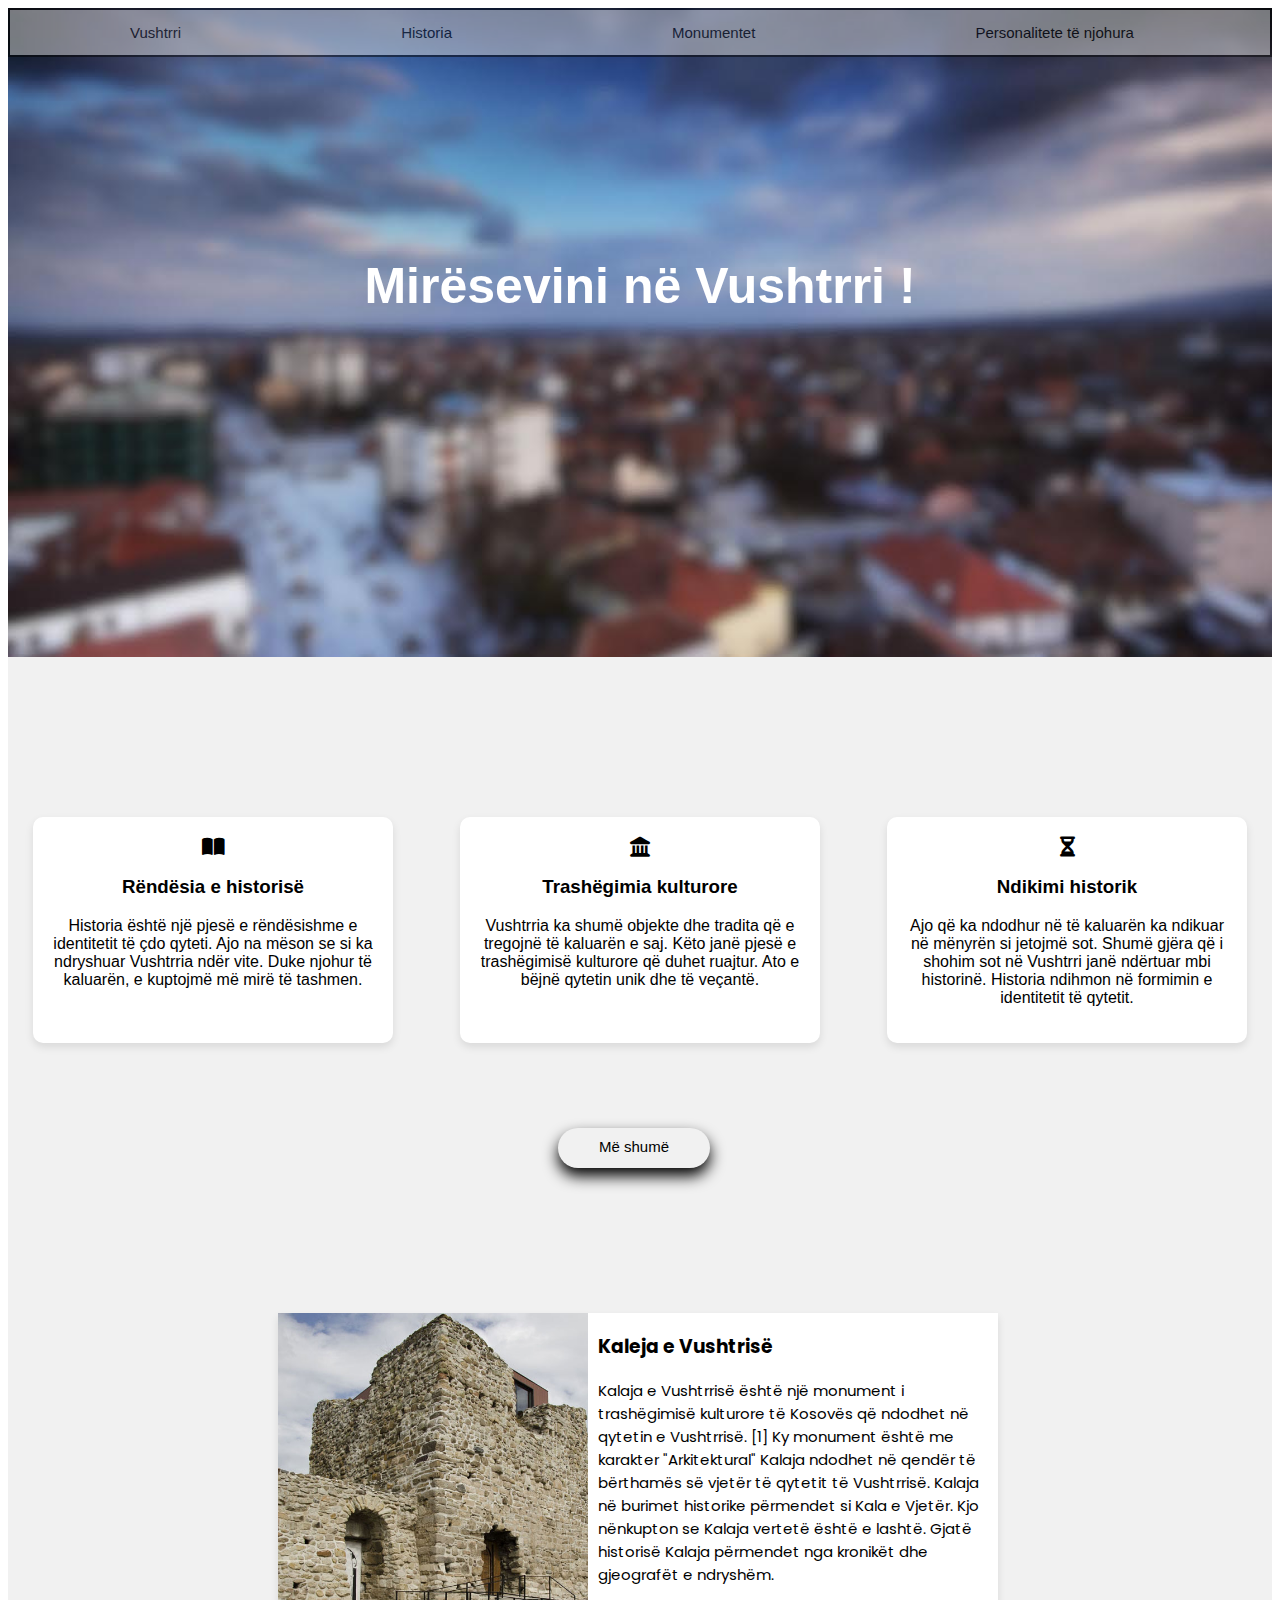
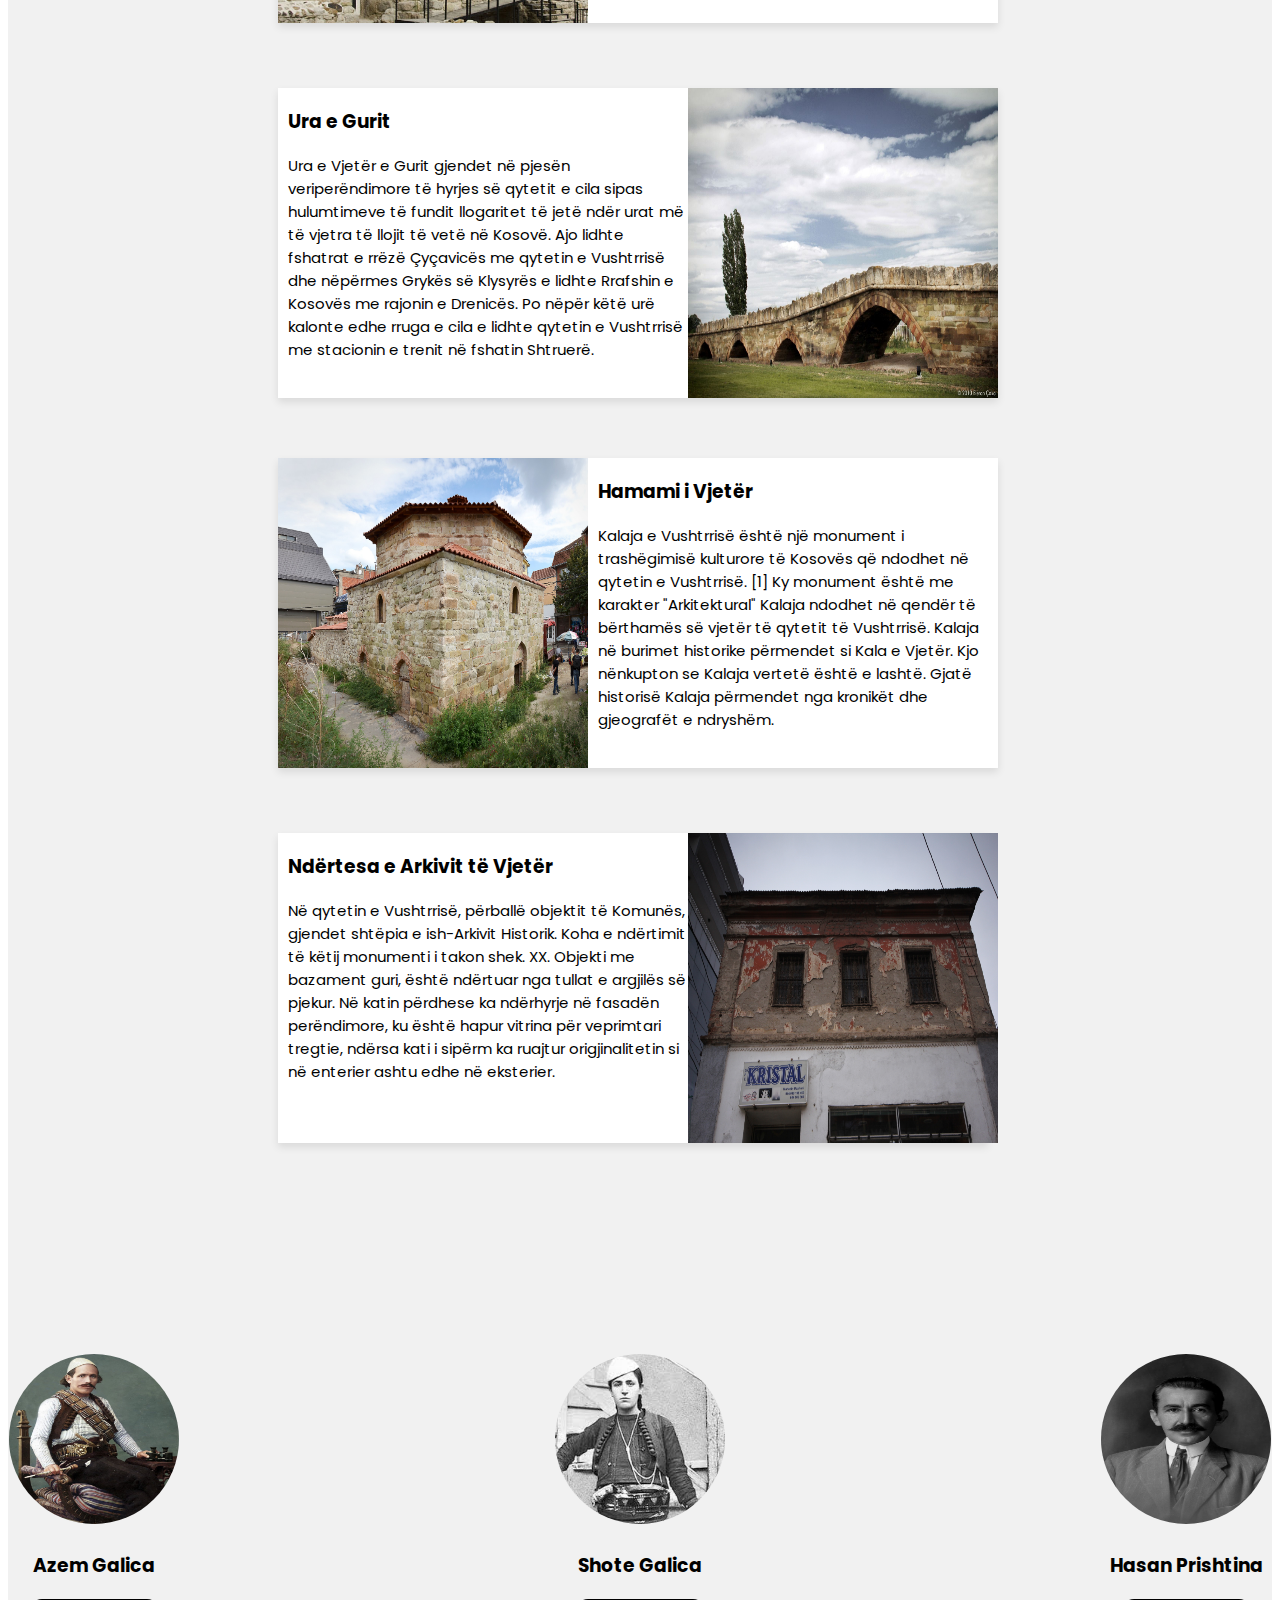
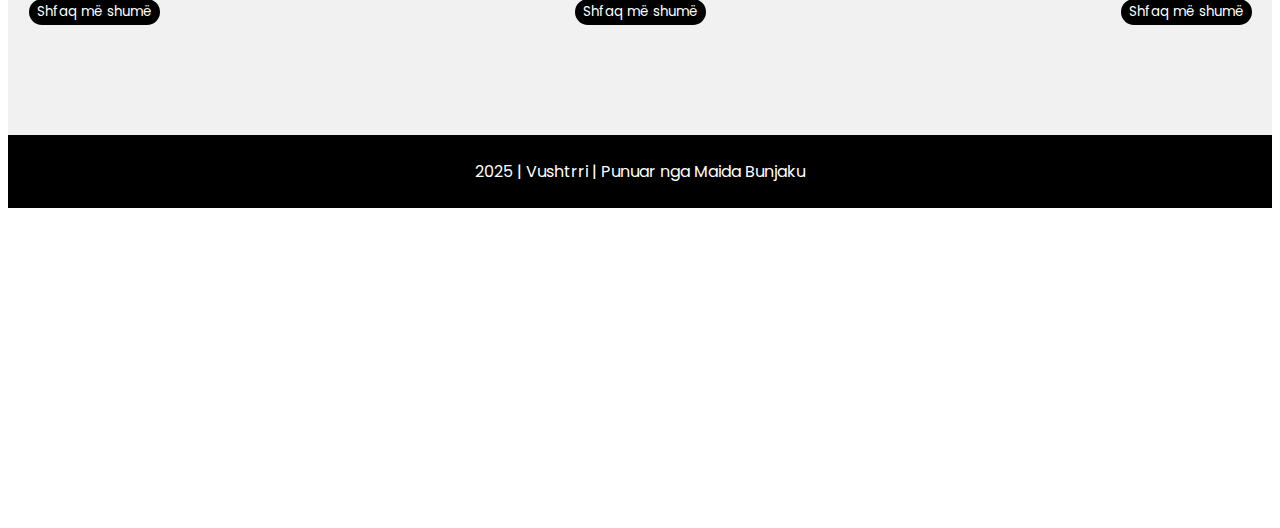
<file: index.html>
<!DOCTYPE html>
<html> 
    <head> <link href="index.css" type="text/css" rel="stylesheet">
      <link href="https://fonts.googleapis.com/css2?family=Poppins:wght@300;400;600&display=swap" rel="stylesheet">
      <link rel="stylesheet" href="https://cdnjs.cloudflare.com/ajax/libs/font-awesome/6.5.0/css/all.min.css">
     </head> 
    <body>  

      <section class="main" >
        <div class="navbar"> 
          <ul>  
            <li> <a href="vushtrri.html" class="linka"> Vushtrri  </a></li> 
            <li> <a href="#historia"  class="linka"> Historia </a></li> 
            <li> <a href="#monumentet"  class="linka"> Monumentet  </a></li> 
            <li> <a href="#personalitetet"  class="linka"> Personalitete të njohura  </a></li> 
            
          </ul> 
        <h2> Mirësevini në Vushtrri ! </h2>  
   </section>

        <section id="historia" class="section">
         <div class="hist" id="hist1">
          <i class="fa-solid fa-book-open" ></i>
          <h3> Rëndësia e historisë </h3>
          <p> Historia është një pjesë e rëndësishme e identitetit të çdo qyteti. Ajo na mëson se si ka ndryshuar Vushtrria ndër vite. Duke njohur të kaluarën, e kuptojmë më mirë të tashmen.</p>
         </div> 
         <div class="hist" id="hist2">
          <i class="fa-solid fa-landmark"></i>
          <h3> Trashëgimia kulturore </h3> 
          <p> Vushtrria ka shumë objekte dhe tradita që e tregojnë të kaluarën e saj. Këto janë pjesë e trashëgimisë kulturore që duhet ruajtur. Ato e bëjnë qytetin unik dhe të veçantë. </p>
         </div> 
         <div class="hist" id="hist3">
          <i class="fa-solid fa-hourglass-half"></i>
          <h3> Ndikimi historik </h3> 
          <p>Ajo që ka ndodhur në të kaluarën ka ndikuar në mënyrën si jetojmë sot. Shumë gjëra që i shohim sot në Vushtrri janë ndërtuar mbi historinë. Historia ndihmon në formimin e identitetit të qytetit.</p>
         </div> 
        </section> 
        <button class="button"><a href="historia.html" class="href"> Më shumë </a> </button>
      
        <section id="monumentet">
          <div class="monument"> 
            <img src="kalaja.jpg" class="imgmonument"> 
            <div class="text">
              <h3>Kaleja e Vushtrisë</h3> 
              <p>  Kalaja e Vushtrrisë është një monument i trashëgimisë kulturore të Kosovës që ndodhet në qytetin e Vushtrrisë. [1] Ky monument është me karakter "Arkitektural"
                Kalaja ndodhet në qendër të bërthamës së vjetër të qytetit të Vushtrrisë. Kalaja në burimet historike përmendet si Kala e Vjetër. Kjo nënkupton se Kalaja vertetë është e lashtë. Gjatë historisë Kalaja përmendet nga kronikët dhe gjeografët e ndryshëm. </p>
            </div>
          </div> 

          <div class="monument1"> 
            <div class="text">
              <h3>Ura e Gurit</h3> 
              <p>  Ura e Vjetër e Gurit gjendet në pjesën veriperëndimore të hyrjes së qytetit e cila sipas hulumtimeve të fundit llogaritet të jetë ndër urat më të vjetra të llojit të vetë në Kosovë. Ajo lidhte fshatrat e rrëzë Çyçavicës me qytetin e Vushtrrisë dhe nëpërmes Grykës së Klysyrës e lidhte Rrafshin e Kosovës me rajonin e Drenicës. Po nëpër këtë urë kalonte edhe rruga e cila e lidhte qytetin e Vushtrrisë me stacionin e trenit në fshatin Shtruerë. </p>
            </div>
            <img src="uraegurit.jpg" class="imgmonument1"> 
          </div>
       <div class="block">
          <div class="monument2"> 
            <img src="2560px-Hamami_i_Vjetër,_Vushtrri_-_1.jpg" class="imgmonument"> 
            <div class="text1">
              <h3 class="textt">Hamami i Vjetër </h3> 
              <p class="textt">  Kalaja e Vushtrrisë është një monument i trashëgimisë kulturore të Kosovës që ndodhet në qytetin e Vushtrrisë. [1] Ky monument është me karakter "Arkitektural"
                Kalaja ndodhet në qendër të bërthamës së vjetër të qytetit të Vushtrrisë. Kalaja në burimet historike përmendet si Kala e Vjetër. Kjo nënkupton se Kalaja vertetë është e lashtë. Gjatë historisë Kalaja përmendet nga kronikët dhe gjeografët e ndryshëm. </p>
            </div>

            <div class="monument3"> 
              <div class="text">
                <h3>Ndërtesa e Arkivit të Vjetër</h3> 
                <p> Në qytetin e Vushtrrisë, përballë objektit të Komunës, gjendet shtëpia e ish-Arkivit Historik. Koha e ndërtimit të këtij monumenti i takon shek. XX.  Objekti me bazament guri, është ndërtuar nga tullat e argjilës së pjekur. Në katin përdhese ka ndërhyrje në fasadën perëndimore, ku është hapur vitrina për veprimtari tregtie, ndërsa kati i sipërm ka ruajtur origjinalitetin si në enterier ashtu edhe në eksterier.  </p>
              </div>
              <img src="Ndertesa_e_Arkivit_-_Vushtrri_02.jpg" class="imgmonument1"> 
            </div>
</div>
        </section>

        <section id="personalitetet">
          <div class="person">
            <img src="azemgalica.jpg" class="azemgalica" id="image1">
            <h3>Azem Galica</h3> 
            <div id="hidden1"> Azem Galica lindi në dhjetor 1889 në Galicë, i biri i Bejtes dhe Sherifes së Kurt Selacit. Në 1906, Bejta u vra gjatë një revolte kundër Shemsi Pashës, ngjarje që bëri që Azemi të rritej më herët si burrë. Gjatë Luftës së Parë Botërore, nga viti 1915–1916, Azemi filloi rezistencën ndaj pushtuesve . </div> 
            <button class="btn" onclick="ToggleBtn1()"> Shfaq më shumë  </button>
          </div> 

          <div class="person">
            <img src="shotegalica.jpg" class="azemgalica" id="image2">
            <h3>Shote Galica</h3> 
            <div id="hidden2"> Shote Galica ka lindur në fshatin
              Radishevë të rajonit të Drenicës në Kosovë. Ajo u martua me
             Azem Galicën në vitin 1915. Në vitin 1919 Shota mori pjesë në Kryengritjen e Dukagjinit dhe të Junikut
             në 1921–1923. Në vitin 1925 pas vdekjes së burrit të saj, Azem Galicës, ajo mori detyrën e tij dhe luftoi
               në Has të Prizrenit. </div>
               <button class="btn" onclick="ToggleBtn2()"> Shfaq më shumë  </button>
          </div>

          <div class="person">
            <img src="hasanprishtina.jpg" class="azemgalica" id="image3">
            <h3>Hasan Prishtina </h3> 
                 <div id="hidden">
                  U lind në Vushtrri në 1873.
              Familja e tij ishin bejlerët e Vushtrisë, dera e tyre ka qenë një familje e nderuar spahinjsh vendas.[3]
               Mësimet e para Hasani i kreu në vendlindje. Vazhdoi shkollimin 
                 në gjimnazin frëng të Selanikut, më pas në Stamboll u shkollua në kolegjin administrativ 
                 [2] ku u diplomua për drejtësi.[6]
                 </div>
                 <button class="btn" onclick="ToggleBtn()"> Shfaq më shumë  </button>
          </div>
        </section> 
  
        <footer>
          <div class="footer2">
            <p class="pft"> 2025 | Vushtrri | Punuar nga Maida Bunjaku </p>
          </div>
        </footer> 

        <script>
            function ToggleBtn() {
              const hiddentext = document.getElementById("hidden") 
              if (hiddentext.style.display = "none") {
                hiddentext.style.display = "block"
              } else {
                hiddentext.style.display = "none"
              }
            }

            function ToggleBtn1() {
              const hiddentext = document.getElementById("hidden1") 
              if (hiddentext.style.display = "none") {
                hiddentext.style.display = "block"
              } else {
                hiddentext.style.display = "none"
              }
            } 

            function ToggleBtn2() {
              const hiddentext = document.getElementById("hidden2") 
              if (hiddentext.style.display = "none") {
                hiddentext.style.display = "block"
              } else {
                hiddentext.style.display = "none"
              }
            }
        </script>
    </body>  
</html>
</file>
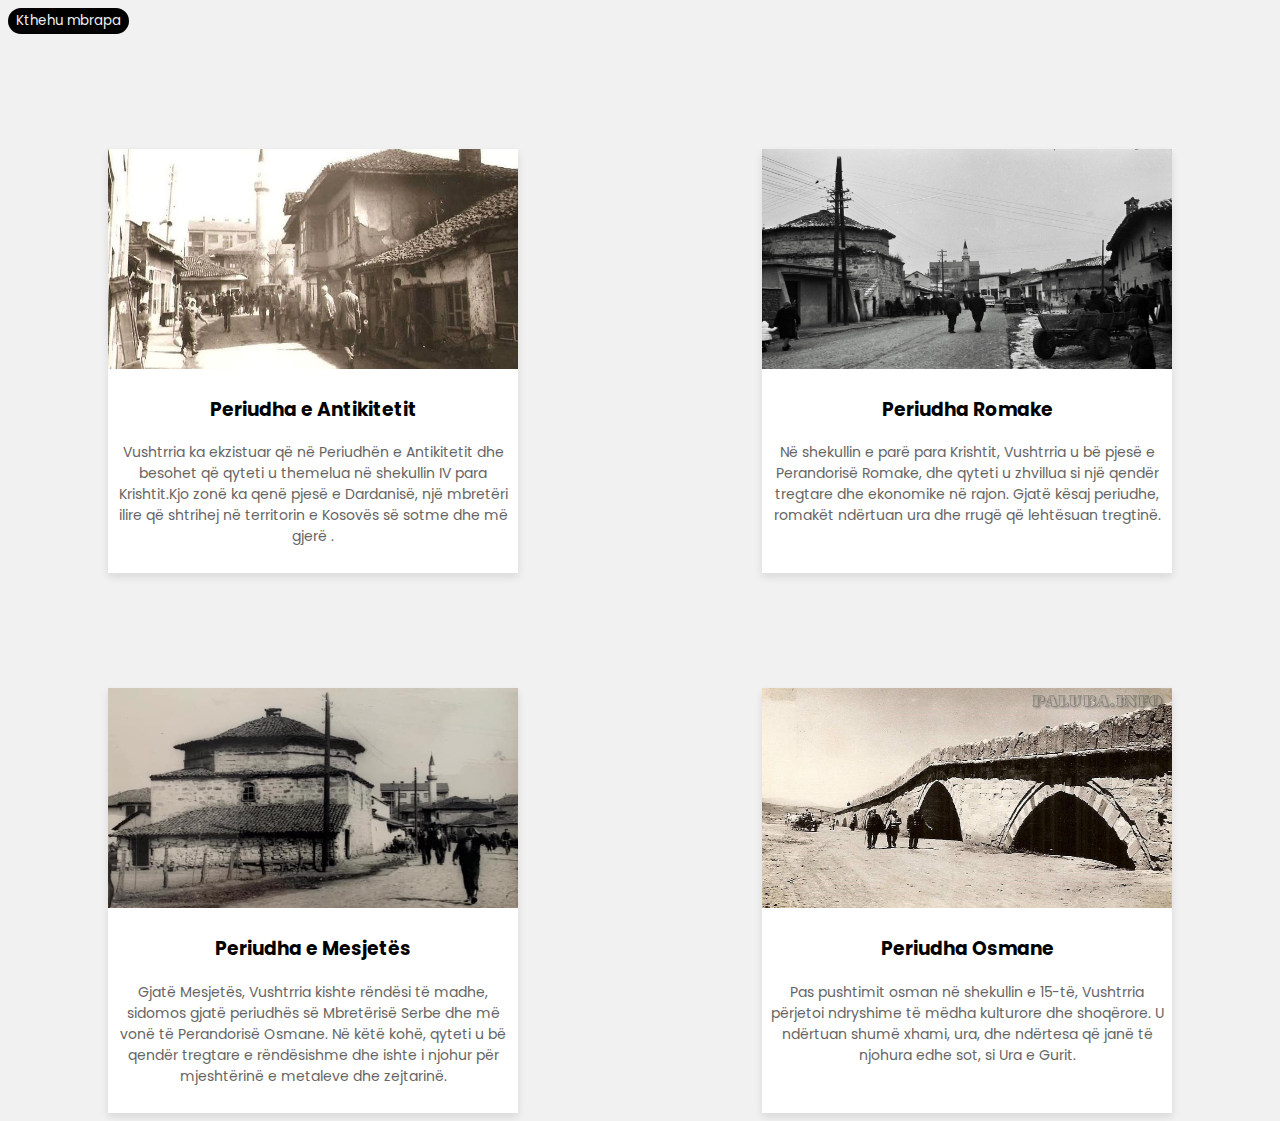
<file: historia.html>
<!DOCTYPE html>
<html lang="en">
<head>
    <meta charset="UTF-8">
    <meta name="viewport" content="width=device-width, initial-scale=1.0">
    <link href="https://fonts.googleapis.com/css2?family=Poppins:wght@300;400;600&display=swap" rel="stylesheet">
    <title>Document</title>
</head>
<body>
    <button class="btn"><a href="index.html" >Kthehu mbrapa</a></button>
    <div class="vetem2">
     <div class="periudha" id="periudha1">
        <img src="bgcolour.jpg" alt="">
        <h3>Periudha e Antikitetit</h3> 
        <p>Vushtrria ka ekzistuar që në Periudhën e Antikitetit dhe besohet që qyteti u themelua në
            shekullin IV para Krishtit.Kjo zonë ka qenë pjesë e Dardanisë, një mbretëri ilire që shtrihej në territorin
            e Kosovës së sotme dhe më gjerë .
        </p>
    </div> 

    <div class="periudha" id="periudha2">
        <img src="photo3.png" alt="">
        <h3>Periudha Romake</h3> 
        <p>Në shekullin e parë para Krishtit, Vushtrria u bë pjesë e Perandorisë Romake, dhe qyteti u zhvillua si një qendër tregtare dhe ekonomike në rajon. 
            Gjatë kësaj periudhe, romakët ndërtuan ura dhe rrugë që lehtësuan tregtinë.
        </p>
    </div> 
    </div>


    <div class="vetem2">
        <div class="periudha" id="periudha1">
           <img src="photo2.jpg" alt="">
           <h3>Periudha e Mesjetës</h3> 
           <p> Gjatë Mesjetës, Vushtrria kishte rëndësi të madhe, sidomos gjatë periudhës së Mbretërisë Serbe dhe më vonë të Perandorisë Osmane. Në këtë kohë, qyteti u bë qendër tregtare e rëndësishme dhe
            ishte i njohur për mjeshtërinë e metaleve dhe zejtarinë.
           </p>
       </div> 
   
       <div class="periudha" id="periudha2">
           <img src="u1_e_Gurit_ne__Vicianen_ilire.jpg" alt="">
           <h3>Periudha Osmane</h3> 
           <p> Pas pushtimit osman në shekullin e 15-të,
            Vushtrria përjetoi ndryshime të mëdha kulturore dhe shoqërore. U ndërtuan shumë xhami, ura, 
            dhe ndërtesa që janë të njohura edhe sot, si Ura e Gurit.
           </p>
       </div> 
       </div>


    <style>
        body {
            background-color: #f1f1f1;
        }
        .vetem2 {
            display: inline-flex;  
            display: flex;
            justify-content: center; 
            justify-content: space-between;
        }
        .btn {
   font-family: 'Poppins' , sans-serif; 
   border: 2px solid black; 
   background-color: black; 
   color: white; 
   border-radius: 15px;
}  
a{
    color: #f1f1f1; 
    text-decoration: none;
}
         .periudha{
            box-shadow: 0 4px 8px rgba(0, 0, 0, 0.1);
            padding-bottom: 12px;
            background-color: white;  
            width: 410px; 
            font-family: 'Poppins', sans-serif ;  
            text-align: center; 
            margin-top: 115px; 
            animation: fadeIn 1s ease-in;
         }  
         p{
            color: rgb(102, 101, 101); 
            font-size: 14px;
         }
         img {
            width: 410px;
            height: 220px;
         } 
         #periudha1 {
            position: relative; 
            left: 100px;
         }
         #periudha2 {
            position: relative; 
            right: 100px;
         }
         @keyframes fadeIn {
   from { opacity: 0; transform: translateY(20px);} 
   to { opacity: 1; transform: translateY(0);}
}
    </style>

<script src="https://cdn.jsdelivr.net/npm/aos@2.3.4/dist/aos.js"></script>
<script>
AOS.init();
</script> 

</body>
</html>
</file>
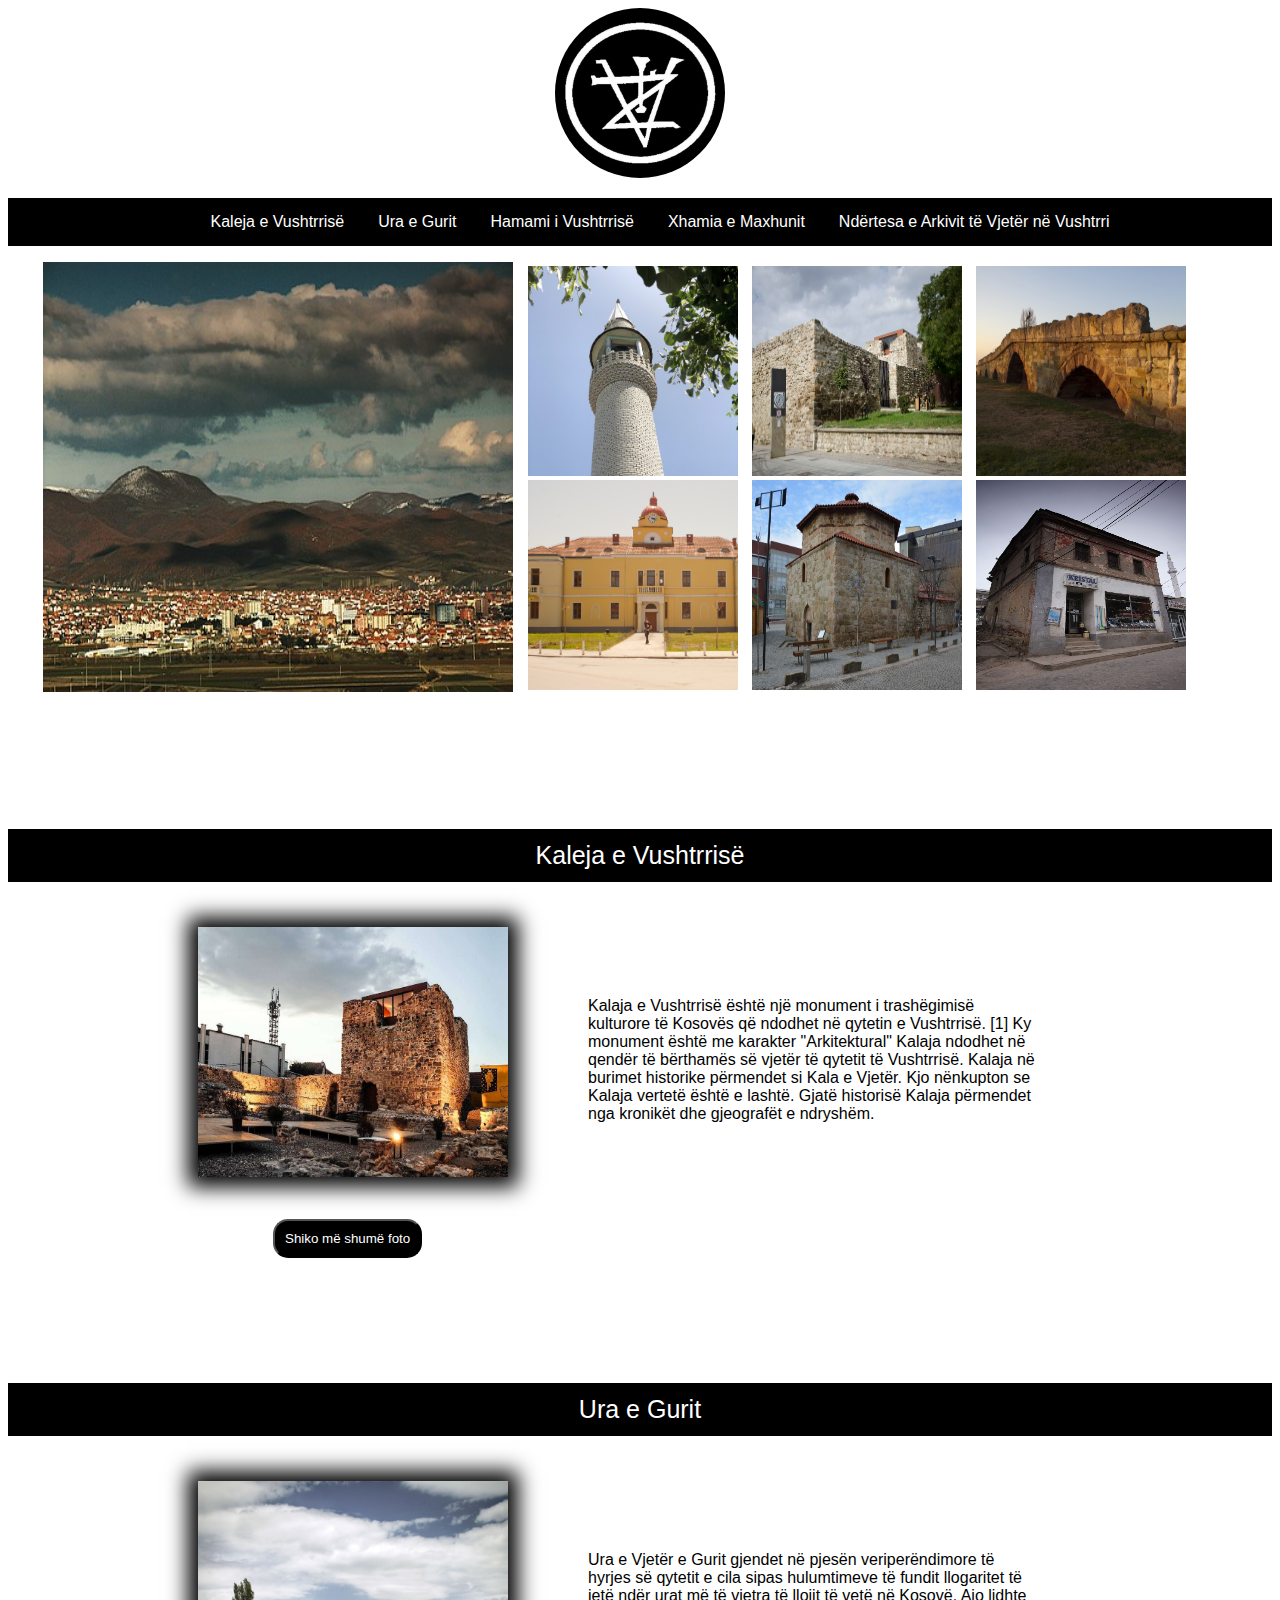
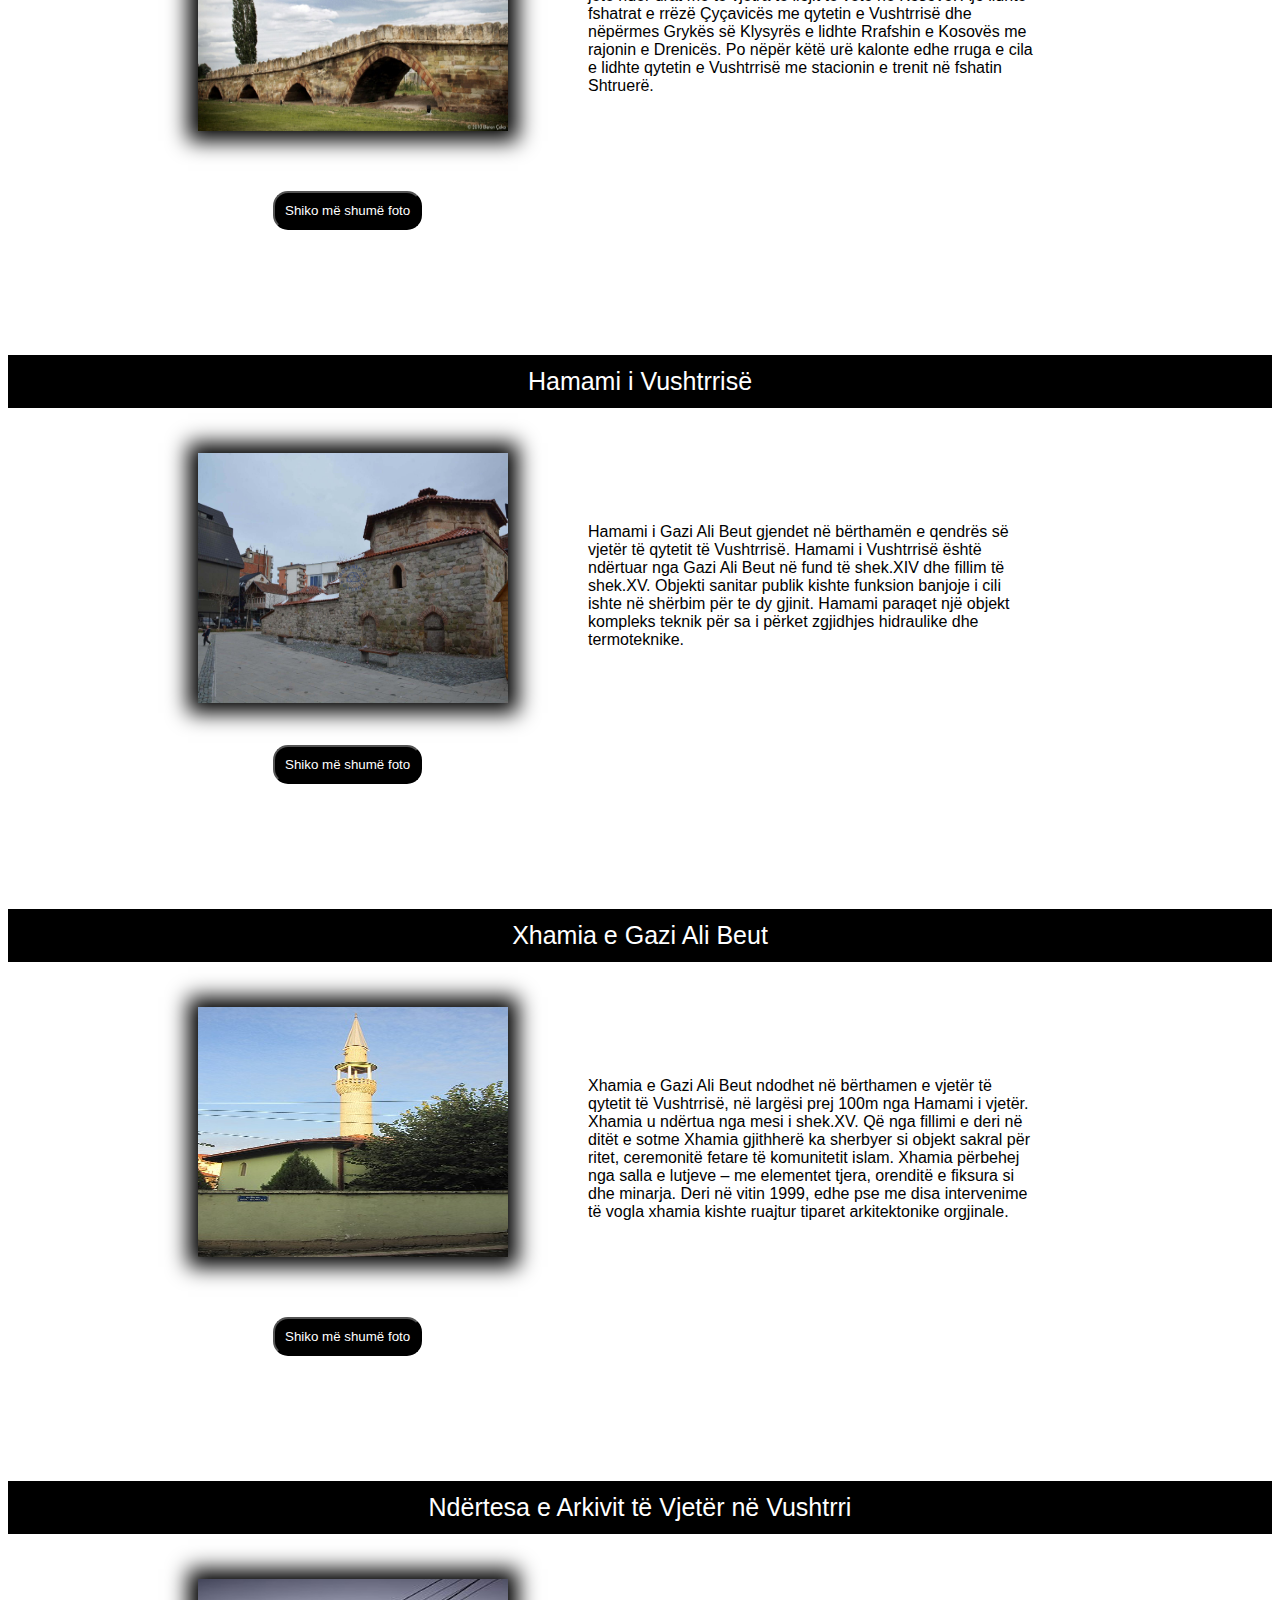
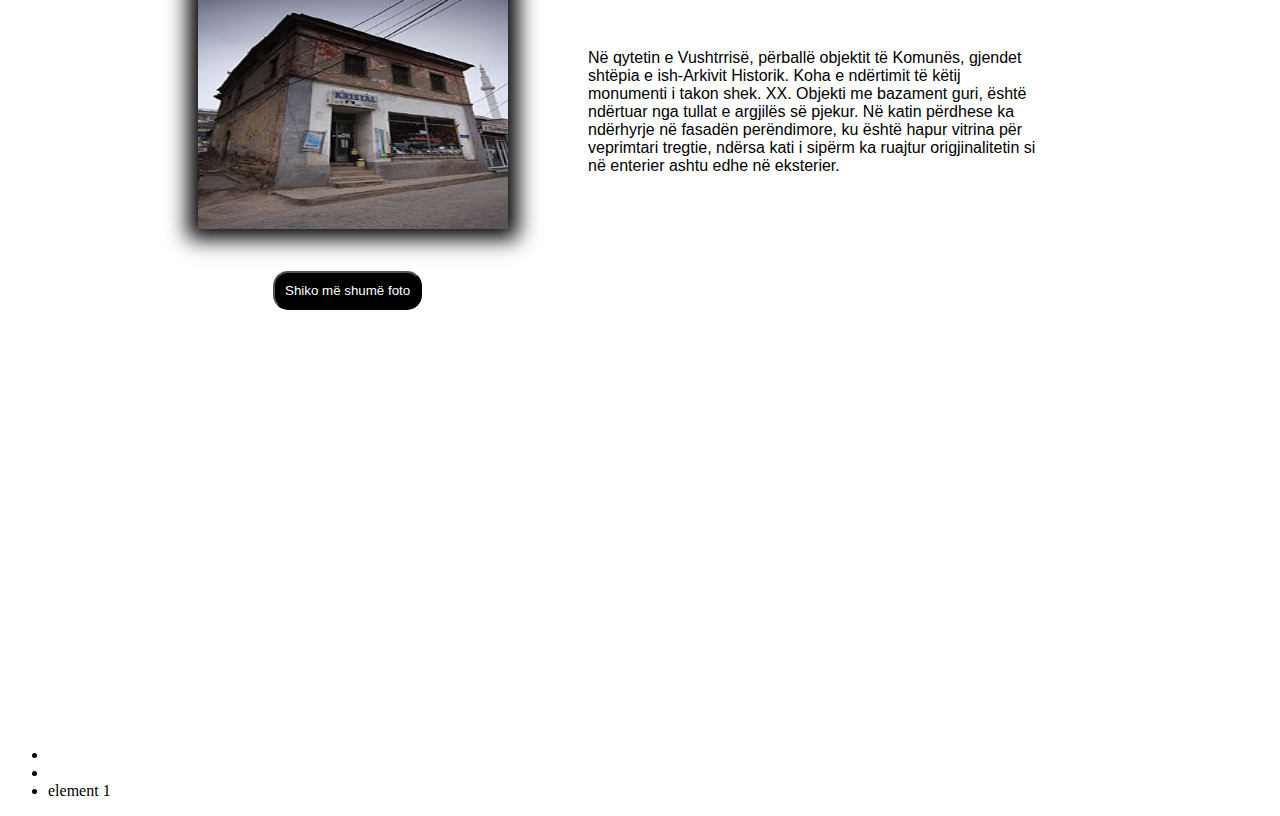
<file: monumentet.html>
<!DOCTYPE html>
<html lang="en">
<head>
    <meta charset="UTF-8">
    <meta name="viewport" content="width=device-width, initial-scale=1.0"> 
    <link href="monumentet.css" type="text/css" rel="stylesheet">
    <title>Document</title>
</head>
<body>
    <img src="imagestema.jpg" class="image1"> 
    <nav>
        <ul> 
            <li> <a href="#kaleja">Kaleja e Vushtrrisë </a> </li>
            <li> <a href=""> Ura e Gurit</a> </li>
            <li> <a href=""> Hamami i Vushtrrisë </a> </li>
            <li> <a href=""> Xhamia e Maxhunit </a> </li>
            <li> <a href=""> Ndërtesa e Arkivit të Vjetër në Vushtrri </a> </li>
        </ul>
    </nav> 

    <div class="imgs"> 
    
        <img src="vushtrri555px.jpg" class="img1"> 
        <div class="clsone1">
        <img src="xhamia-vushtrria.jpg" class="img11">
        <img src="kaleja.jpg" class="img11">
       <img src="ura-gurit-vushtrri.jpg" class="img11"> 
       </div>
        <div class="clstwo2">
        <img src="vushtrri-muzeu.jpg" class="img11">
        <img src="Hamami-i-Vjeter1.jpg" class="img11">
        <img src="ndertesaearkivit.jpg" class="img11">
        </div>

    </div>

    <section id="#kaleja"> 

        <p class="monh2"> Kaleja e Vushtrrisë </p>
         <img src="kalejja.jpg" class="image1mon" id="TheImage"> 
        <p class="prgf1"> Kalaja e Vushtrrisë është një monument i trashëgimisë kulturore të Kosovës që ndodhet në qytetin e Vushtrrisë. [1] Ky monument është me karakter "Arkitektural"
            Kalaja ndodhet në qendër të bërthamës së vjetër të qytetit të Vushtrrisë. Kalaja në burimet historike përmendet si Kala e Vjetër. Kjo nënkupton se Kalaja vertetë është e lashtë. Gjatë historisë Kalaja përmendet nga kronikët dhe gjeografët e ndryshëm.
        </p> 
        <button onclick="changethepic()" class="button1">Shiko më shumë foto</button>
    </section>

    <section id="#kaleja"> 

        <p class="monh2"> Ura e Gurit </p>
         <img src="uraegurit.jpg" class="image1mon" id="TheImage2"> 
        <p class="prgf1"> 
            Ura e Vjetër e Gurit gjendet në pjesën veriperëndimore të hyrjes së qytetit e cila sipas hulumtimeve të fundit llogaritet të jetë ndër urat më të vjetra të llojit të vetë në Kosovë. Ajo lidhte fshatrat e rrëzë Çyçavicës me qytetin e Vushtrrisë dhe nëpërmes Grykës së Klysyrës e lidhte Rrafshin e Kosovës me rajonin e Drenicës. Po nëpër këtë urë kalonte edhe rruga e cila e lidhte qytetin e Vushtrrisë me stacionin e trenit në fshatin Shtruerë.
        </p>
        <button onclick="changethepic2()" class="button1">Shiko më shumë foto</button>
    </section>

    <section id="#kaleja"> 

        <p class="monh2"> Hamami i Vushtrrisë </p>
         <img src="Hamami-i-Vjeter2.jpg" class="image1mon" id="TheImage3"> 
        <p class="prgf1"> 
            Hamami i Gazi Ali Beut gjendet në bërthamën e qendrës së vjetër të qytetit të Vushtrrisë. Hamami i Vushtrrisë është ndërtuar nga Gazi Ali Beut në fund të shek.XIV dhe fillim të shek.XV. Objekti sanitar publik kishte funksion banjoje i cili ishte në shërbim për te dy gjinit. Hamami paraqet një objekt kompleks teknik për sa i përket zgjidhjes hidraulike dhe termoteknike.
        </p> 
        <button onclick="changethepic3()" class="button1">Shiko më shumë foto</button>
    </section>

    <section id="#kaleja"> 

        <p class="monh2"> Xhamia e Gazi Ali Beut </p>
         <img src="Xhamia_e_Gazi_Ali_Beut..jpg" class="image1mon" id="TheImage4"> 
        <p class="prgf1"> 
            Xhamia e Gazi Ali Beut ndodhet në bërthamen e vjetër të qytetit të Vushtrrisë, në largësi prej 100m nga Hamami i vjetër. Xhamia u ndërtua nga mesi i shek.XV. Që nga fillimi e deri në ditët e sotme Xhamia gjithherë ka sherbyer si objekt sakral për ritet, ceremonitë fetare të komunitetit islam. Xhamia përbehej nga salla e lutjeve – me elementet tjera, orenditë e fiksura si dhe minarja. Deri në vitin 1999, edhe pse me disa intervenime të vogla xhamia kishte ruajtur tiparet arkitektonike orgjinale. 
        </p> 
        <button onclick="changethepic4()" class="button1">Shiko më shumë foto</button>
    </section> 

    <section id="#kaleja"> 

        <p class="monh2"> Ndërtesa e Arkivit të Vjetër në Vushtrri </p>
         <img src="Ndertesa_e_Arkivit_-_Vushtrri.jpg" class="image1mon" id="TheImage5"> 
        <p class="prgf1"> 
            Në qytetin e Vushtrrisë, përballë objektit të Komunës, gjendet shtëpia e ish-Arkivit Historik. Koha e ndërtimit të këtij monumenti i takon shek. XX.  Objekti me bazament guri, është ndërtuar nga tullat e argjilës së pjekur. Në katin përdhese ka ndërhyrje në fasadën perëndimore, ku është hapur vitrina për veprimtari tregtie, ndërsa kati i sipërm ka ruajtur origjinalitetin si në enterier ashtu edhe në eksterier. 
        </p> 
        <button onclick="changethepic5()" class="button1">Shiko më shumë foto</button>
    </section>  
    <style>
        .button1 {
            position: relative;
            bottom: 420px; 
            left: 265px; 
            background-color: black; 
            font-family: 'Gill Sans', 'Gill Sans MT', Calibri, 'Trebuchet MS', sans-serif;
            color: white; 
            border-radius: 15px; 
            padding: 10px;
        }
    </style>
    <script>
        function changethepic() {
            document.getElementById("TheImage").src = "https://upload.wikimedia.org/wikipedia/commons/8/84/Kulla_e_Vjet%C3%ABr%2C_Vushtrri_-_2.jpg "
        }; 

        function changethepic2() {
            document.getElementById("TheImage2").src = "https://upload.wikimedia.org/wikipedia/commons/thumb/d/db/Ura_e_gurit%2C_Vushtrri%2C_Kosova.JPG/1200px-Ura_e_gurit%2C_Vushtrri%2C_Kosova.JPG"
        };

        function changethepic3() {
            document.getElementById("TheImage3").src = "https://monumentetkulturore.com/wp-content/uploads/2022/04/Hamami-i-Vjeter1.jpg"
        };

        function changethepic4() {
            document.getElementById("TheImage4").src = "https://upload.wikimedia.org/wikipedia/commons/b/bd/Xhamia_e_Gazi_Ali_Begut.jpg"
        };

        function changethepic5() {
            document.getElementById("TheImage5").src = "https://encrypted-tbn0.gstatic.com/images?q=tbn:ANd9GcQf5kpOj3VQsnnlWy_4PXI6Haqf-4-p8PH8Hg&s"
        };
    </script>
    <div class="nav">
        <div></div> 
        <div class="classone">
            <ul>
                <li>
                    <li>
                        <li>
                            element 1 

                            
                        </li>
                    </li>
                </li>
            </ul>
        </div>
    </div>
</body>
</html>
</file>
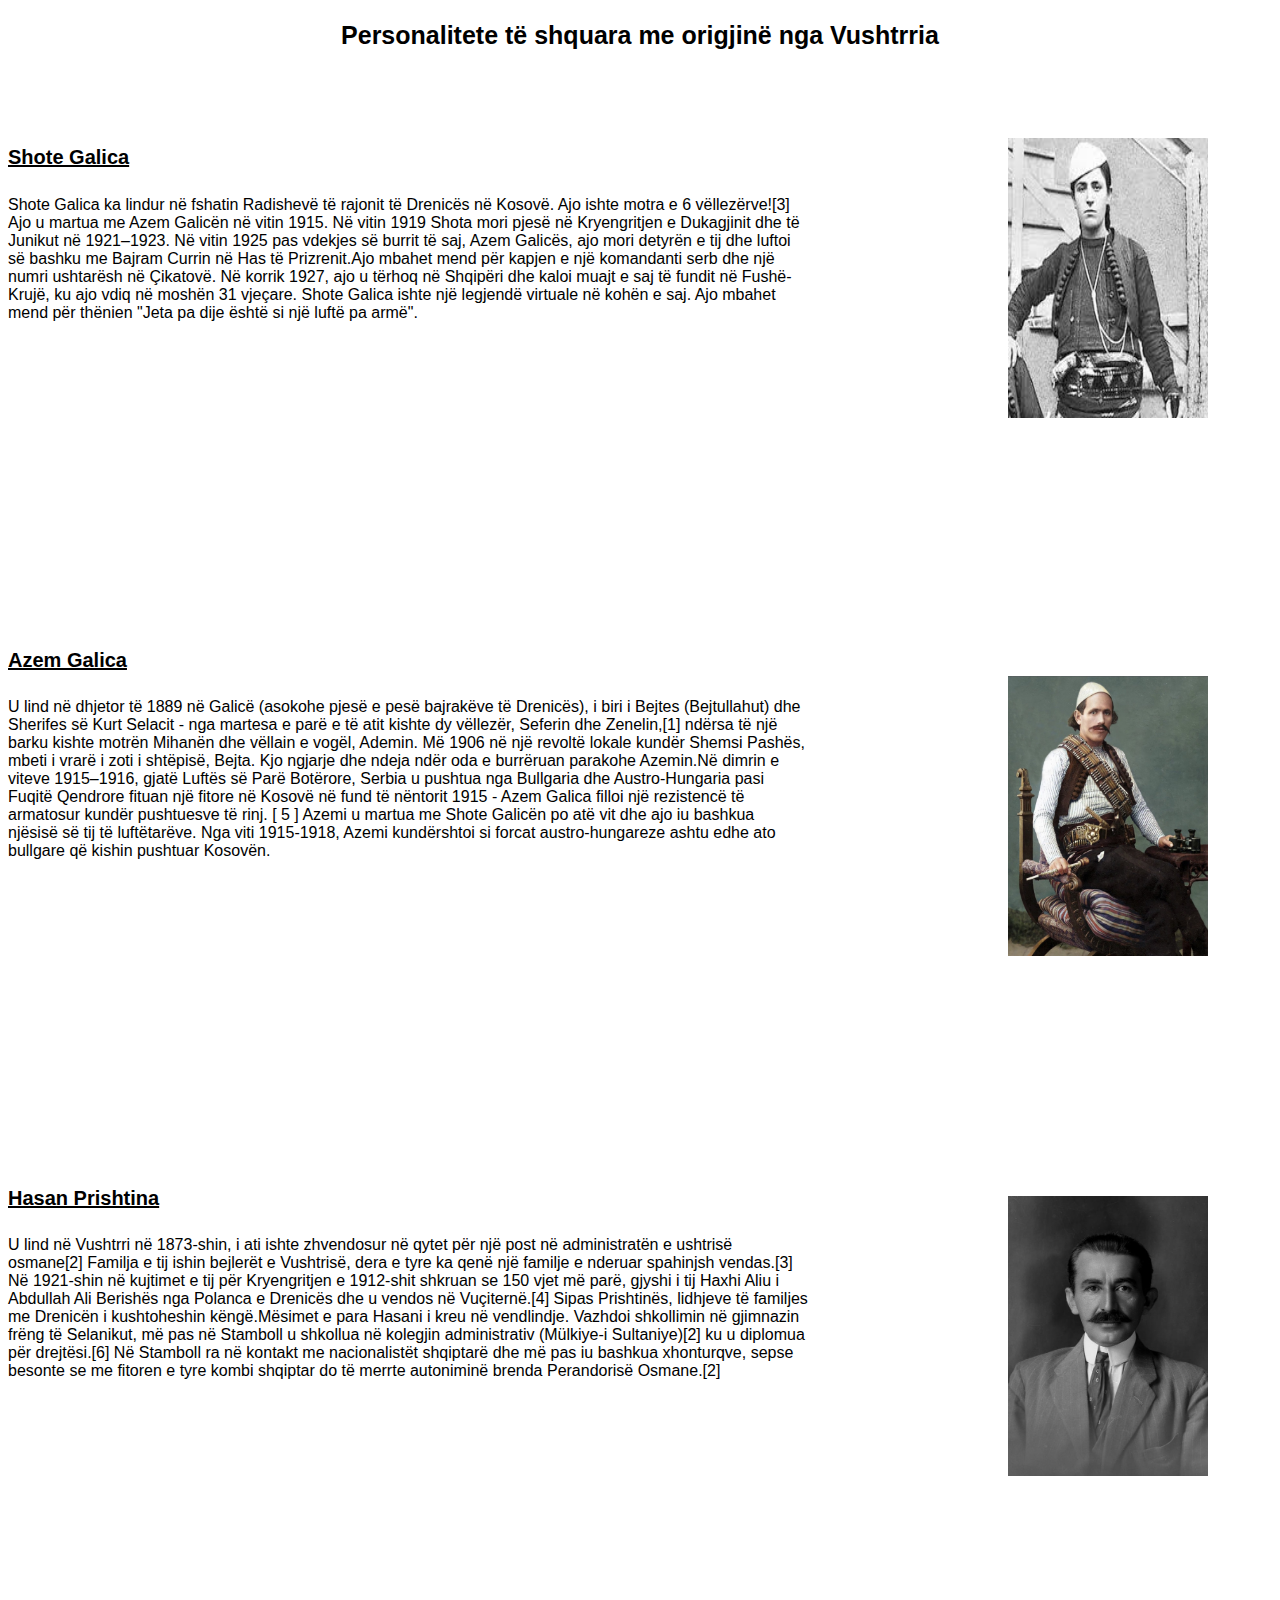
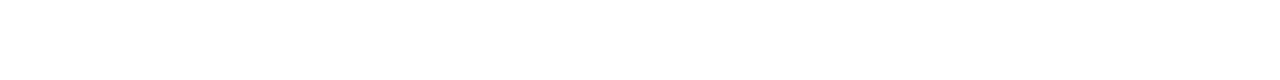
<file: personalitetet.html>
<!DOCTYPE html>
<html lang="en">
<head>
    <meta charset="UTF-8">
    <meta name="viewport" content="width=device-width, initial-scale=1.0">
    <title>Document</title>
</head>
<body>
    
   <h2> Personalitete të shquara me origjinë nga Vushtrria </h2> 
   <div class="person">
<div class="person1" id="first">
    <h4>
       <a href="https://sq.wikipedia.org/wiki/Shote_Galica"> Shote Galica </a>
    </h4> 
    <p> Shote Galica ka lindur në fshatin Radishevë të rajonit të Drenicës në Kosovë. Ajo ishte motra e 6 vëllezërve![3] Ajo u martua me Azem Galicën në vitin 1915. Në vitin 1919 Shota mori pjesë në Kryengritjen e Dukagjinit dhe të Junikut në 1921–1923. Në vitin 1925 pas vdekjes së burrit të saj, Azem Galicës, ajo mori detyrën e tij dhe luftoi së bashku me Bajram Currin në Has të Prizrenit.Ajo mbahet mend për kapjen e një komandanti serb dhe një numri ushtarësh në Çikatovë. Në korrik 1927, ajo u tërhoq në Shqipëri dhe kaloi muajt e saj të fundit në Fushë-Krujë, ku ajo vdiq në moshën 31 vjeçare. Shote Galica ishte një legjendë virtuale në kohën e saj. Ajo mbahet mend për thënien "Jeta pa dije është si një luftë pa armë".</p>
    <img src="shotegalica.jpg" alt="">
</div>
   

<div class="person1">
    <h4>
       <a href="https://en.wikipedia.org/wiki/Azem_Galica"> Azem Galica </a>
    </h4> 
    <p> U lind në dhjetor të 1889 në Galicë (asokohe pjesë e pesë bajrakëve të Drenicës), i biri i Bejtes (Bejtullahut) dhe Sherifes së Kurt Selacit - nga martesa e parë e të atit kishte dy vëllezër, Seferin dhe Zenelin,[1] ndërsa të një barku kishte motrën Mihanën dhe vëllain e vogël, Ademin. Më 1906 në një revoltë lokale kundër Shemsi Pashës, mbeti i vrarë i zoti i shtëpisë, Bejta. Kjo ngjarje dhe ndeja ndër oda e burrëruan parakohe Azemin.Në dimrin e viteve 1915–1916, gjatë Luftës së Parë Botërore, Serbia u pushtua nga Bullgaria dhe Austro-Hungaria pasi Fuqitë Qendrore fituan një fitore në Kosovë në fund të nëntorit 1915 - Azem Galica filloi një rezistencë të armatosur kundër pushtuesve të rinj. [ 5 ] Azemi u martua me Shote Galicën po atë vit dhe ajo iu bashkua njësisë së tij të luftëtarëve. Nga viti 1915-1918, Azemi kundërshtoi si forcat austro-hungareze ashtu edhe ato bullgare që kishin pushtuar Kosovën.</p>
    <img src="azemgalica.jpg" alt="">
</div> 


<div class="person1">
    <h4>
      <a href="https://sq.wikipedia.org/wiki/Hasan_Prishtina">  Hasan Prishtina </a>
    </h4> 
    <p> U lind në Vushtrri në 1873-shin, i ati ishte zhvendosur në qytet për një post në administratën e ushtrisë osmane[2] Familja e tij ishin bejlerët e Vushtrisë, dera e tyre ka qenë një familje e nderuar spahinjsh vendas.[3] Në 1921-shin në kujtimet e tij për Kryengritjen e 1912-shit shkruan se 150 vjet më parë, gjyshi i tij Haxhi Aliu i Abdullah Ali Berishës nga Polanca e Drenicës dhe u vendos në Vuçiternë.[4] Sipas Prishtinës, lidhjeve të familjes me Drenicën i kushtoheshin këngë.Mësimet e para Hasani i kreu në vendlindje. Vazhdoi shkollimin në gjimnazin frëng të Selanikut, më pas në Stamboll u shkollua në kolegjin administrativ (Mülkiye-i Sultaniye)[2] ku u diplomua për drejtësi.[6] Në Stamboll ra në kontakt me nacionalistët shqiptarë dhe më pas iu bashkua xhonturqve, sepse besonte se me fitoren e tyre kombi shqiptar do të merrte autoniminë brenda Perandorisë Osmane.[2] </p>
    <img src="hasanprishtina.jpg" alt="">
</div> 
</div>

<style>
 body {
    font-family: 'Gill Sans', 'Gill Sans MT', Calibri, 'Trebuchet MS', sans-serif;
 }
 h2 {
    text-align: center;
    font-size: 25px;
 } 
 .person {
    position: relative;
    top: 70px;
   margin: 0; 
   padding: 0; 
   
 }

 p {
    width: 800px;
 }
 img {
    width: 200px; 
    height: 280px; 
    position: relative; 
    left: 1000px;
    bottom: 200px;
 }
 h4 {
    font-size: 20px; 
 } 
 a {
    color: black;
 }
</style>


</body>
</html>
</file>
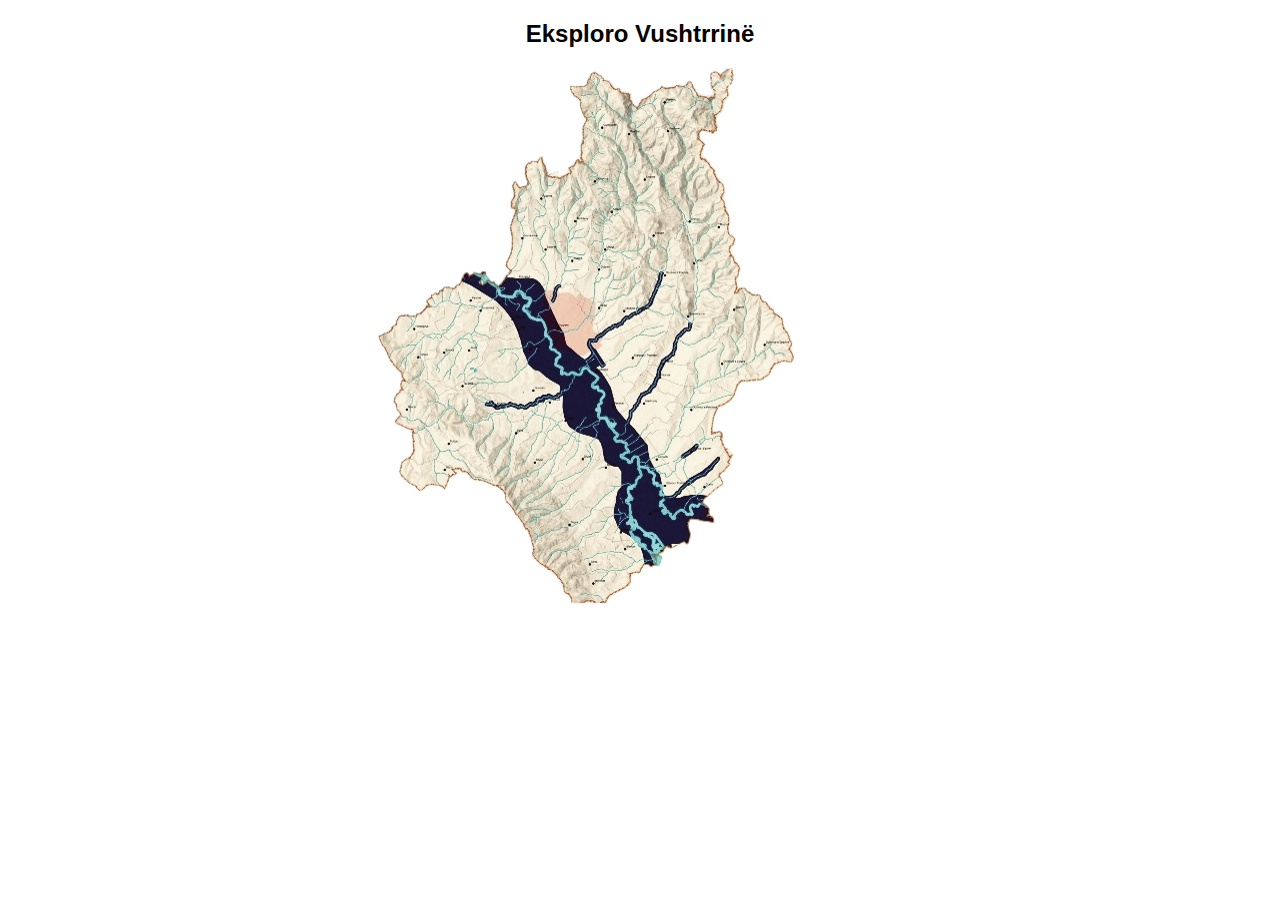
<file: vushtrri.html>
<!DOCTYPE html>
<html lang="en">
<head>
    <meta charset="UTF-8">
    <meta name="viewport" content="width=device-width, initial-scale=1.0">
    <title>Document</title>
</head>
<body>  
  <h2>Eksploro Vushtrrinë</h2>
    <a href="vushtrri2.html"><img src="vushtrri12.png"></a>

    <style>
      img {
        position: relative;
        left: 370px;
      }
      img:hover{
        opacity: 0.8
           }
      h2 {
        text-align: center; 
        font-family: 'Gill Sans', 'Gill Sans MT', Calibri, 'Trebuchet MS', sans-serif;
      } 
      
    </style>
</body>
</html>
</file>
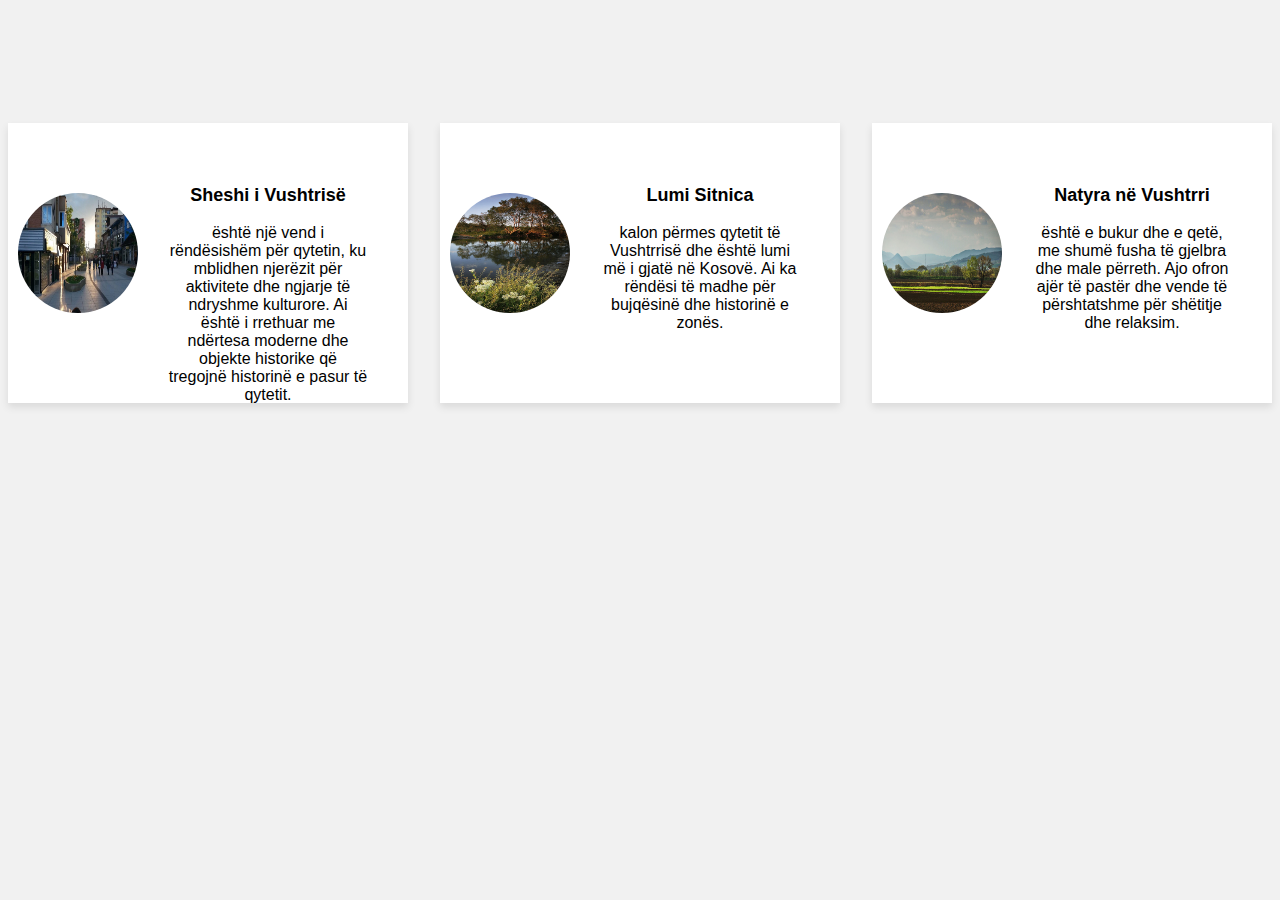
<file: vushtrri2.html>
<!DOCTYPE html>
<html lang="en">
<head>
    <meta charset="UTF-8">
    <meta name="viewport" content="width=device-width, initial-scale=1.0">
    <title>Document</title>
</head>
<body> 

    <div class="first">
        <img src="sheshi.jpg" alt="">  
        <div class="text">
        <h3>Sheshi i Vushtrisë</h3> 
        <p>  është një vend i rëndësishëm për qytetin, ku mblidhen njerëzit për aktivitete dhe ngjarje të ndryshme kulturore. Ai është i rrethuar me ndërtesa moderne dhe objekte historike që tregojnë historinë e pasur të qytetit.</p> 
        </div>
    </div> 

    <div class="first">
        <img src="A_view_from_Sitnica_river.jpg" alt="">  
        <div class="text">
        <h3>Lumi Sitnica</h3> 
        <p>kalon përmes qytetit të Vushtrrisë dhe është lumi më i gjatë në Kosovë. Ai ka rëndësi të madhe për bujqësinë dhe historinë e zonës.</p>
        </div>
    </div> 

    <div class="first">
        <img src="View_of_cultivated_plants.jpg" alt="">  
        <div class="text">
        <h3>Natyra në Vushtrri</h3> 
        <p>është e bukur dhe e qetë, me shumë fusha të gjelbra dhe male përreth. Ajo ofron ajër të pastër dhe vende të përshtatshme për shëtitje dhe relaksim.

        </p> 
        </div>
    </div>
    <style>
        body {
            background-color: #f1f1f1;  
            display: flex;
            justify-content: center; 
            justify-content: space-between;
        }   
        .first {
            box-shadow: 0 4px 8px rgba(0, 0, 0, 0.1);
            padding-bottom: 12px; 
            padding: 20px;
            background-color: white;  
            width: 360px;  
            height: 240px;
            font-family: 'Poppins', sans-serif ;  
            text-align: center; 
            margin-top: 115px; 
            animation: fadeIn 1s ease-in; 
        }  
        @keyframes fadeIn {
   from { opacity: 0; transform: translateY(20px);} 
   to { opacity: 1; transform: translateY(0);}
}
        img {
            width: 120px; 
            height: 120px; 
            border-radius: 50%; 
            position: relative; 
            right: 130px; 
            top: 50px;
        } 
        .text {
            position: relative; 
            left: 60px; 
            bottom: 100px;
        }
        h3 {
            font-size: 18px;
        } 
        p{
            width: 200px; 
            position: relative; 
            left: 80px; 
            font-family: 'Gill Sans', 'Gill Sans MT', Calibri, 'Trebuchet MS', sans-serif;
        }
        </style> 
</body>
</html>
</file>
<file: index.css>
html {
   scroll-behavior: smooth;
} 
.main {
   background-image: url(vushtrribg.jpg); 
   background-position: center;
   background-repeat: no-repeat;
   background-size: cover;
   padding-bottom: 300px;
}
body {
   padding-bottom:0 ; 
   margin-bottom: 0; 
   position: relative; 
   bottom: 0;
}
 ul li , a {
   text-decoration: none;    
   padding: 14px 40px;   
   color:black; 
   font-family: 'Gill Sans', 'Gill Sans MT', Calibri, 'Trebuchet MS', sans-serif;  
   font-size: 15px; 
   transition: all 1s ease;
 }
 .background-video{
   height: 100vh; 
   width: 1200px;
 }
  ul{  
     margin: 0;
     background-color: gainsboro; 
     opacity: 0.5;
     display: flex; 
     list-style-type: none; 
     gap: 60px; 
     border: 2px solid black; 
  } 
  .navbar{
     margin: 0; 
     padding: 0;
  }  
  .one{
     font-size: 18px; 
     font-weight: bolder;
  } 
  .linka:hover{
     border: 1px solid darkslateblue; 
     background-color: darkslateblue; 
     border-radius: 20px; 
    padding-top:  5px; 
    padding-bottom: 5px;
  }  
  h2{
     text-align: center; 
     font-family: 'Gill Sans', 'Gill Sans MT', Calibri, 'Trebuchet MS', sans-serif; 
     margin-top: 200px; 
     font-size: 50px; 
     color: white;
  } 
  h1{
    text-align: end;
  } 
.hist {
   font-family: 'Gill Sans', 'Gill Sans MT', Calibri, 'Trebuchet MS', sans-serif;
   width: 320px; 
   text-align: center;  
   box-shadow: 0 4px 8px rgba(0, 0, 0, 0.1);
   padding: 20px;
   border-radius: 10px; 
   background-color: white;
   margin-top: 20px; 
   position: relative; 
   bottom: 30px;
} 
#historia {
   display: flex;
   justify-content: center;
   justify-content: space-between; 
   background-color: #f1f1f1; 
   padding: 25px;
   padding-bottom: 195px; 
   padding-top: 170px;
} 
#hist1 {
   display: block;
}
#hist2 {
   display: block;
}
#hist3 {
   display: block;
}
i {
   font-size: 20px;
}
.button {
   position: relative; 
   bottom: 140px;
   left: 550px; 
   font-family: 'Poppins', sans-serif;
   background: transparent; 
   border: none;
   border-radius: 20px;
   padding: 10px; 
   font-weight: 400; 
   box-shadow: 0 8px 15px rgb(0, 0, 0); 
   padding-right: 1px;
   padding-left: 1px;
}  
.href:hover{
   color: white;
}
button:hover{
   background-color: black;
}
#personalitetet {
   background-color: #f1f1f1;  
   position: relative;  
   bottom: 315px;  
   display: flex;
   justify-content: center;  
   justify-content: space-between;
}
.azemgalica {
     width: 170px; 
     height: 170px;  
     border: 1px solid #f1f1f1;
     border-radius: 50%;
}
.person {
   font-family: 'Poppins', sans-serif; 
   text-align: center; 
   padding-top: 175px; 
   position: relative; 
   bottom: 115px;
}
.prg {
   font-size: 12px;
} 
.btn {
   font-family: 'Poppins' , sans-serif; 
   border: 2px solid black; 
   background-color: black; 
   color: white; 
   border-radius: 15px;
} 
.btn:hover {
   box-shadow: 0 0 15px 2px rgb(66, 64, 64); 
   background: transparent;
   color: black;
}
.more {
   color: white;
}
.more:hover{
   color: black;
}
#monumentet {
   background-color: #f1f1f1;   
   padding: 70px;  
   padding-left: 100px; 
   padding-right: 100px; 
   padding-bottom: 900px; 
   position: relative;
   bottom: 45px;
}
#monumentet p {
   font-size: 15px;
}
.text {
   position: relative; 
   left: 10px; 
   width: 400px;
}
.textt {
   position: relative; 
   left: 10px; 
   width: 400px;
}
.monument {
   display: flex; 
   justify-items: center; 
   box-shadow: 0 4px 8px rgba(0, 0, 0, 0.1);
   background-color: white; 
   width: 720px; 
   font-family: 'Poppins', sans-serif; 
   position: relative; 
   left: 170px; 
   bottom: 20px;
}
.imgmonument {
   width: 310px; 
   height: 310px;
}
.monument1 {
   display: flex; 
   justify-items: center; 
   box-shadow: 0 4px 8px rgba(0, 0, 0, 0.1);
   background-color: white; 
   width: 720px; 
   font-family: 'Poppins', sans-serif; 
   position: relative; 
   left: 170px; 
   top: 45px;
}
.imgmonument1 {
   width: 310px; 
   height: 310px;
   position: relative;
   left: 10px;
} 
.monument2 {
   display: flex; 
   justify-items: center; 
   box-shadow: 0 4px 8px rgba(0, 0, 0, 0.1);
   background-color: white; 
   width: 720px; 
   font-family: 'Poppins', sans-serif; 
   position: relative; 
   left: 170px; 
   top: 105px;
   height: 310px;
}
.monument3 {
   display: flex; 
   justify-items: center; 
   box-shadow: 0 4px 8px rgba(0, 0, 0, 0.1);
   background-color: white; 
   width: 720px; 
   font-family: 'Poppins', sans-serif; 
   position: relative; 
   top: 375px; 
   right: 710px;
   height: 310px;
}
.block {
   display: block;
}
footer {
   text-align: center; 
   font-family: 'Poppins' , sans-serif; 
   background-color: black; 
   padding: 8px; 
   color: white; 
   position: relative; 
   bottom: 320px;
} 
#hidden {
   display: none;
   width: 300px;
}

#hidden1 {
   display: none;
   width: 300px;
}
#hidden2 {
   display: none;
   width: 300px;
}  


@media screen and (max-width: 1024px) {
   .monument, .monument1, .monument2{
     flex-direction: column;
     align-items: center;
     width: 100%;
     left: 0;
     right: 0;
   } 
   #monumentet {
      position: relative;
      bottom: 120px;
   }
.monument3 {
   display: none;
}
    .monument2 {
      padding-bottom: 440px;
    } 
    .text1 {
      position: relative; 
      right:  170px;
    }
   .imgmonument, .imgmonument1 {
     width: 90%;
     height: auto;
     margin-bottom: 10px;
   }
 
   .text, .text1, .textt {
     width: 90%;
     text-align: center;
     left: 0;
   }
 
   #historia {
     flex-direction: column;
     align-items: center;
     padding-bottom: 50px;
   }
 
   .hist {
     width: 90%;
     margin-bottom: 20px;
   }
 
   #personalitetet {
     flex-direction: column;
     align-items: center; 
     bottom: 700px;
   }
 
   .person {
     padding-top: 50px;
   }
 
   .button {
     position: relative; 
     left: 410px; 
     margin-top: 50px;
   }
 
   ul {
     flex-direction: column;
     align-items: center;
     gap: 10px;
   }
 
   h2 {
     font-size: 32px;
     margin-top: 100px;
   }
 }
 
 @media screen and (max-width: 600px) {
   .main {
     padding-bottom: 100px;
   }
 
   .azemgalica {
     width: 120px;
     height: 120px;
   }
 
   .btn {
     font-size: 14px;
     padding: 5px 10px;
   }
 
   ul li a {
     padding: 10px 20px;
     font-size: 14px;
   }
 
   .footer2 p {
     font-size: 13px;
     padding-bottom:  1200px;
   } 
 }
</file>
<file: monumentet.css>
body {
  scroll-behavior: smooth;
}
.image1 {
  margin: auto;
  display: block;
  height: 170px;
  width: 170px;
  border-radius: 75%;
}

nav {
  margin-top: 20px;
  background-color: black;
  text-align: center;
}
nav ul li {
  color: white;
  display: inline-flex;
  font-family: "Gill Sans", "Gill Sans MT", Calibri, "Trebuchet MS", sans-serif;
  padding-left: 85px;
  padding: 15px;
}
a {
  color: white; 
  text-decoration: none;
}
.imgs .img1 {
  height: 430px;
  width: 470px; 
  position: relative; 
  left: 35px;
}
 .img11 {
  height: 210px;
  width: 210px;
  padding-left: 10px;
  position: relative; 
  bottom: 430px; 
  left: 510px ;
}   
 .imgs {
  display: block;
 }
 

.image1mon {
   width: 310px;
   height: 250px;
   position: relative;  
   left: 190px;
   bottom: 300px; 
   box-shadow: 0 0 20px 10px black;
}
.monh2 {
  font-family: 'Gill Sans', 'Gill Sans MT', Calibri, 'Trebuchet MS', sans-serif; 
  background-color: black; 
  color: white; 
  text-align: center;
  position: relative; 
   bottom: 320px; 
   padding: 12px;
   font-size: 25px;
} 
.prgf1 { 
  position: relative; 
  left: 580px;
  bottom: 500px;
  font-family: 'Gill Sans', 'Gill Sans MT', Calibri, 'Trebuchet MS', sans-serif; 
  width: 450px;
  
}
</file>
